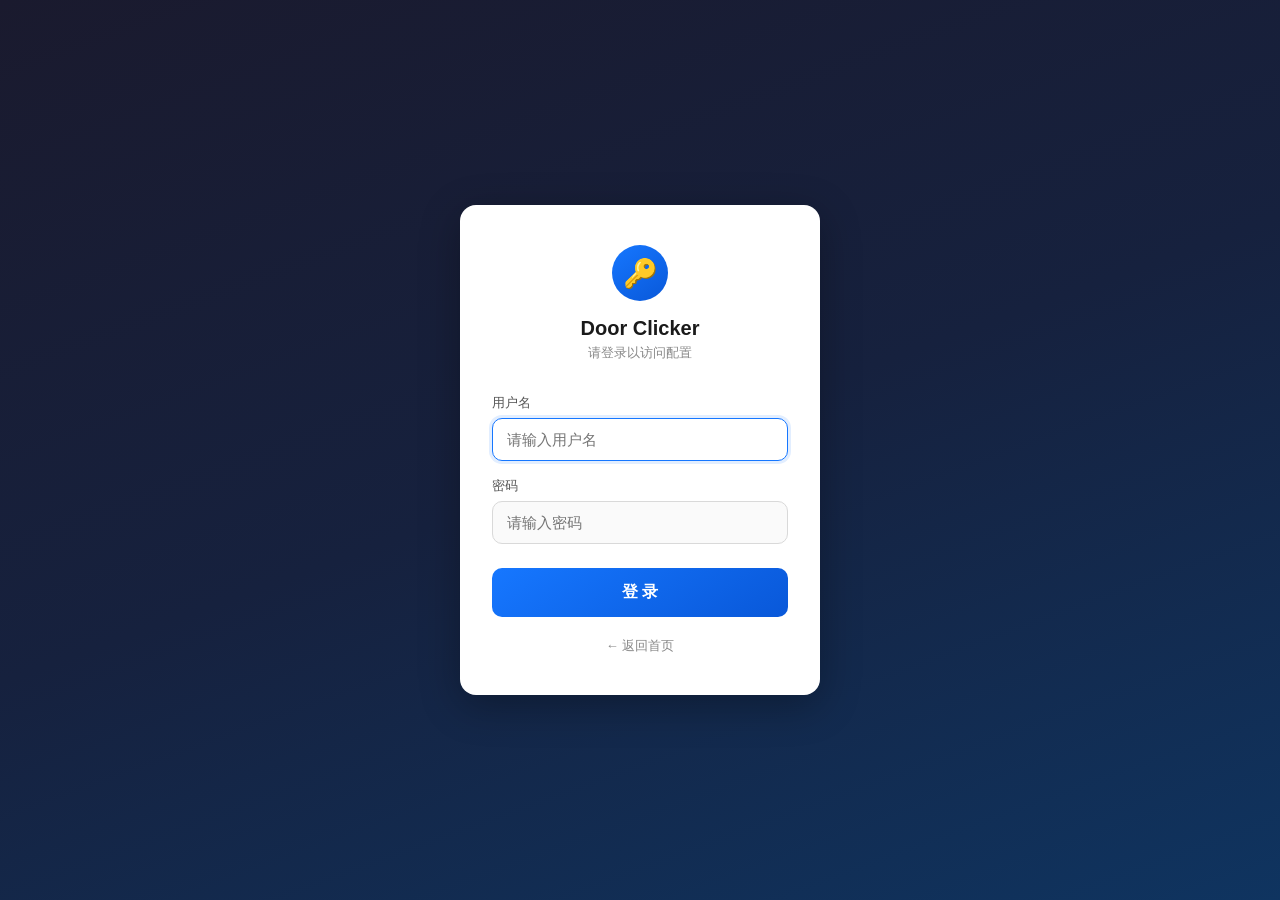
<file: door-clicker-web/templates/login.html>
<!DOCTYPE html>
<html lang="zh-CN">

<head>
    <meta charset="UTF-8">
    <meta name="viewport" content="width=device-width, initial-scale=1.0, user-scalable=no">
    <meta name="apple-mobile-web-app-capable" content="yes">
    <title>管理员登录</title>
    <style>
        * { box-sizing: border-box; margin: 0; padding: 0; }

        html, body {
            height: 100%;
            font-family: -apple-system, BlinkMacSystemFont, "Segoe UI", Roboto, sans-serif;
            background: linear-gradient(160deg, #1a1a2e 0%, #16213e 50%, #0f3460 100%);
            color: #333;
        }

        body {
            display: flex;
            align-items: center;
            justify-content: center;
            padding: 20px;
        }

        .login-card {
            width: 100%;
            max-width: 360px;
            background: #fff;
            border-radius: 16px;
            padding: 40px 32px;
            box-shadow: 0 10px 40px rgba(0, 0, 0, 0.3);
        }

        .login-header {
            text-align: center;
            margin-bottom: 32px;
        }

        .login-icon {
            width: 56px;
            height: 56px;
            margin: 0 auto 16px;
            background: linear-gradient(145deg, #1677ff, #0958d9);
            border-radius: 50%;
            display: flex;
            align-items: center;
            justify-content: center;
            color: #fff;
            font-size: 28px;
        }

        .login-title {
            font-size: 20px;
            font-weight: 600;
            color: #1a1a1a;
            margin-bottom: 4px;
        }

        .login-subtitle {
            font-size: 13px;
            color: #888;
        }

        .form-group {
            margin-bottom: 16px;
        }

        .form-group label {
            display: block;
            font-size: 13px;
            color: #555;
            margin-bottom: 6px;
            font-weight: 500;
        }

        .form-group input {
            width: 100%;
            padding: 12px 14px;
            border: 1px solid #d9d9d9;
            border-radius: 10px;
            font-size: 15px;
            outline: none;
            transition: all 0.2s;
            background: #fafafa;
        }

        .form-group input:focus {
            border-color: #1677ff;
            background: #fff;
            box-shadow: 0 0 0 3px rgba(22, 119, 255, 0.12);
        }

        .error-msg {
            background: #fff1f0;
            border: 1px solid #ffccc7;
            color: #cf1322;
            padding: 10px 14px;
            border-radius: 8px;
            font-size: 13px;
            margin-bottom: 16px;
            display: none;
        }

        .error-msg.show {
            display: block;
        }

        .btn-login {
            width: 100%;
            padding: 14px;
            background: linear-gradient(145deg, #1677ff, #0958d9);
            color: #fff;
            border: none;
            border-radius: 10px;
            font-size: 16px;
            font-weight: 600;
            cursor: pointer;
            transition: all 0.2s;
            margin-top: 8px;
        }

        .btn-login:hover {
            background: linear-gradient(145deg, #4096ff, #1677ff);
        }

        .btn-login:active {
            transform: scale(0.98);
        }

        .btn-login:disabled {
            opacity: 0.6;
            cursor: not-allowed;
        }

        .back-link {
            display: block;
            text-align: center;
            margin-top: 20px;
            color: #888;
            font-size: 13px;
            text-decoration: none;
        }

        .back-link:hover {
            color: #1677ff;
        }
    </style>
</head>

<body>
    <div class="login-card">
        <div class="login-header">
            <div class="login-icon">🔑</div>
            <div class="login-title">Door Clicker</div>
            <div class="login-subtitle">请登录以访问配置</div>
        </div>

        <div class="error-msg" id="errorMsg"></div>

        <form id="loginForm">
            <div class="form-group">
                <label for="username">用户名</label>
                <input type="text" id="username" autocomplete="username" placeholder="请输入用户名">
            </div>

            <div class="form-group">
                <label for="password">密码</label>
                <input type="password" id="password" autocomplete="current-password" placeholder="请输入密码">
            </div>

            <button type="submit" class="btn-login" id="btnLogin">登 录</button>
        </form>

        <a href="/" class="back-link">← 返回首页</a>
    </div>

    <script>
        var errorMsg = document.getElementById('errorMsg');
        var form = document.getElementById('loginForm');
        var btnLogin = document.getElementById('btnLogin');

        function showError(msg) {
            errorMsg.textContent = msg;
            errorMsg.classList.add('show');
        }

        function hideError() {
            errorMsg.classList.remove('show');
        }

        form.addEventListener('submit', function (e) {
            e.preventDefault();
            hideError();

            var username = document.getElementById('username').value.trim();
            var password = document.getElementById('password').value;

            if (!username || !password) {
                showError('请输入用户名和密码');
                return;
            }

            btnLogin.disabled = true;
            btnLogin.textContent = '登录中...';

            fetch('/api/auth/login', {
                method: 'POST',
                headers: { 'Content-Type': 'application/json' },
                body: JSON.stringify({ username: username, password: password })
            })
                .then(function (res) { return res.json().then(function (data) { return { status: res.status, data: data }; }); })
                .then(function (result) {
                    if (result.status === 200 && result.data.success) {
                        var next = new URLSearchParams(window.location.search).get('next') || '/config';
                        window.location.href = next;
                    } else {
                        showError(result.data.error || '登录失败');
                        btnLogin.disabled = false;
                        btnLogin.textContent = '登 录';
                    }
                })
                .catch(function () {
                    showError('网络错误，请重试');
                    btnLogin.disabled = false;
                    btnLogin.textContent = '登 录';
                });
        });

        document.getElementById('username').focus();
    </script>
</body>

</html>
</file>
